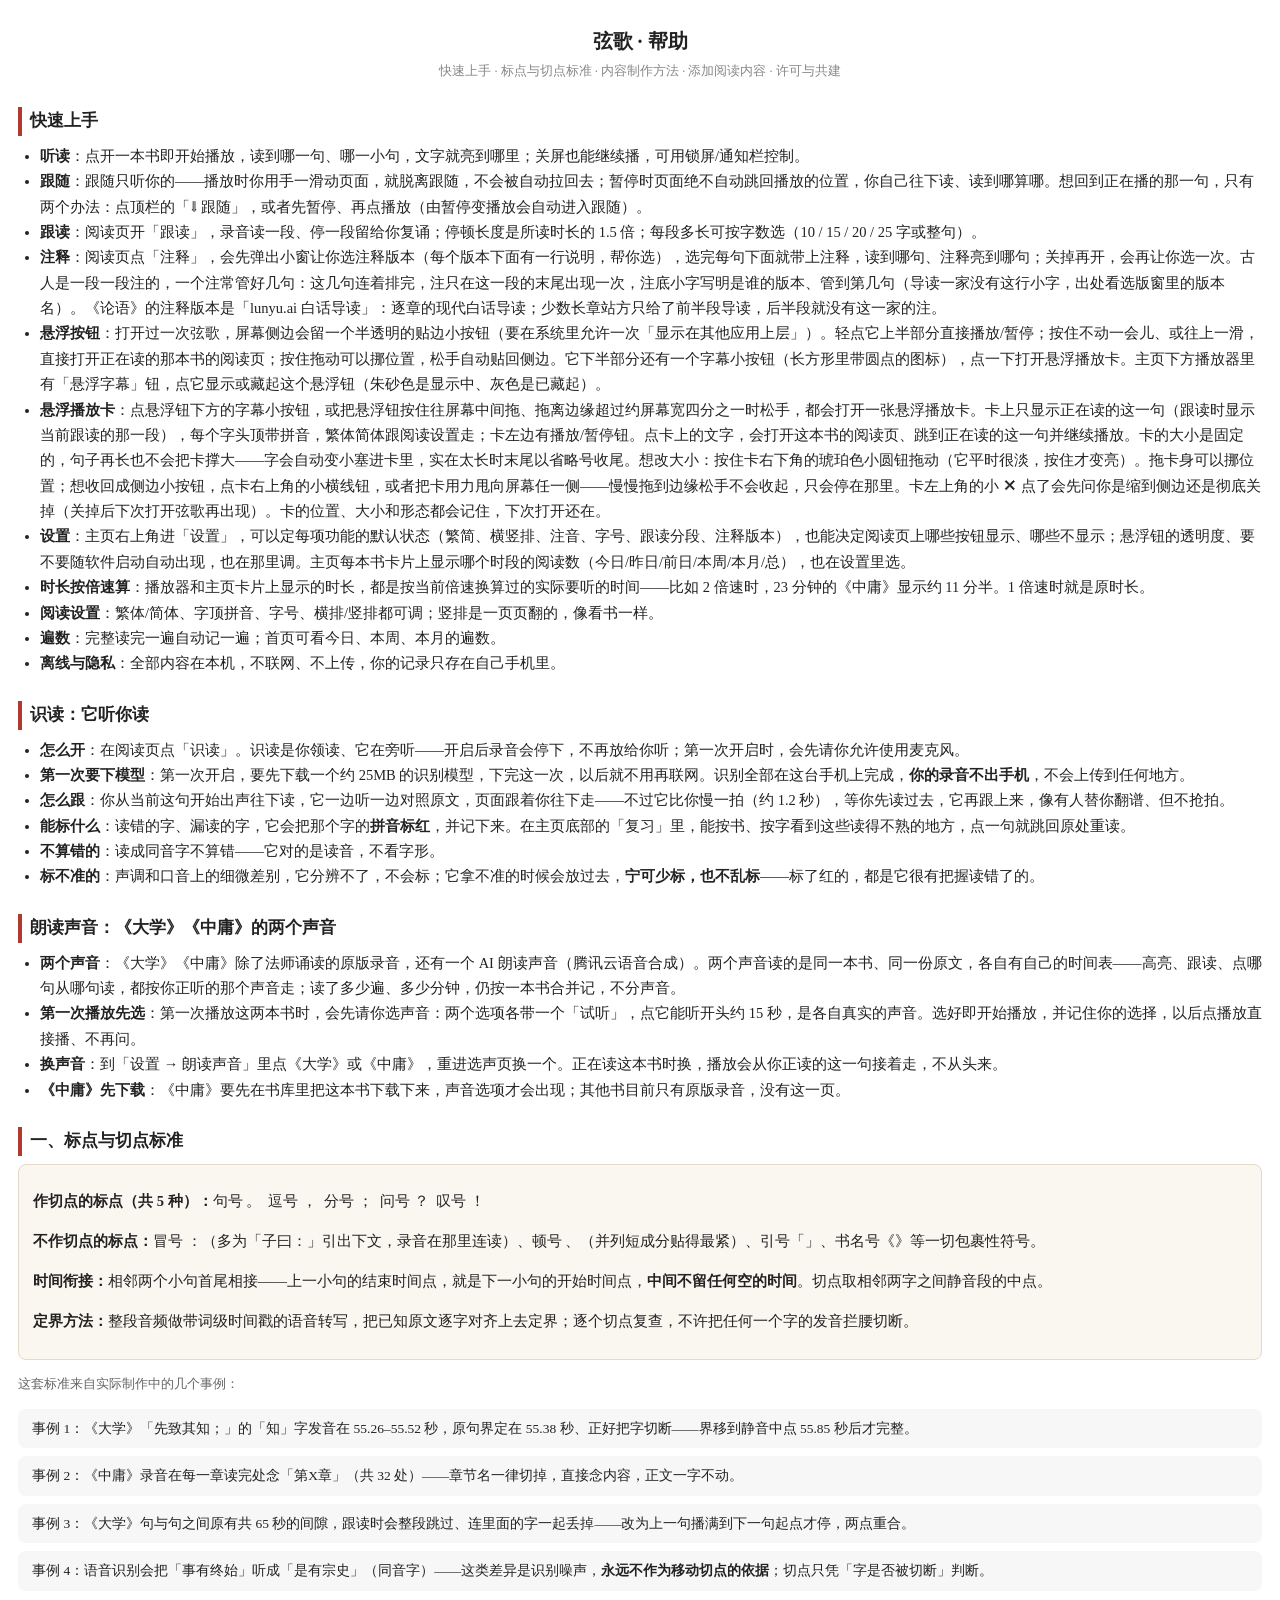
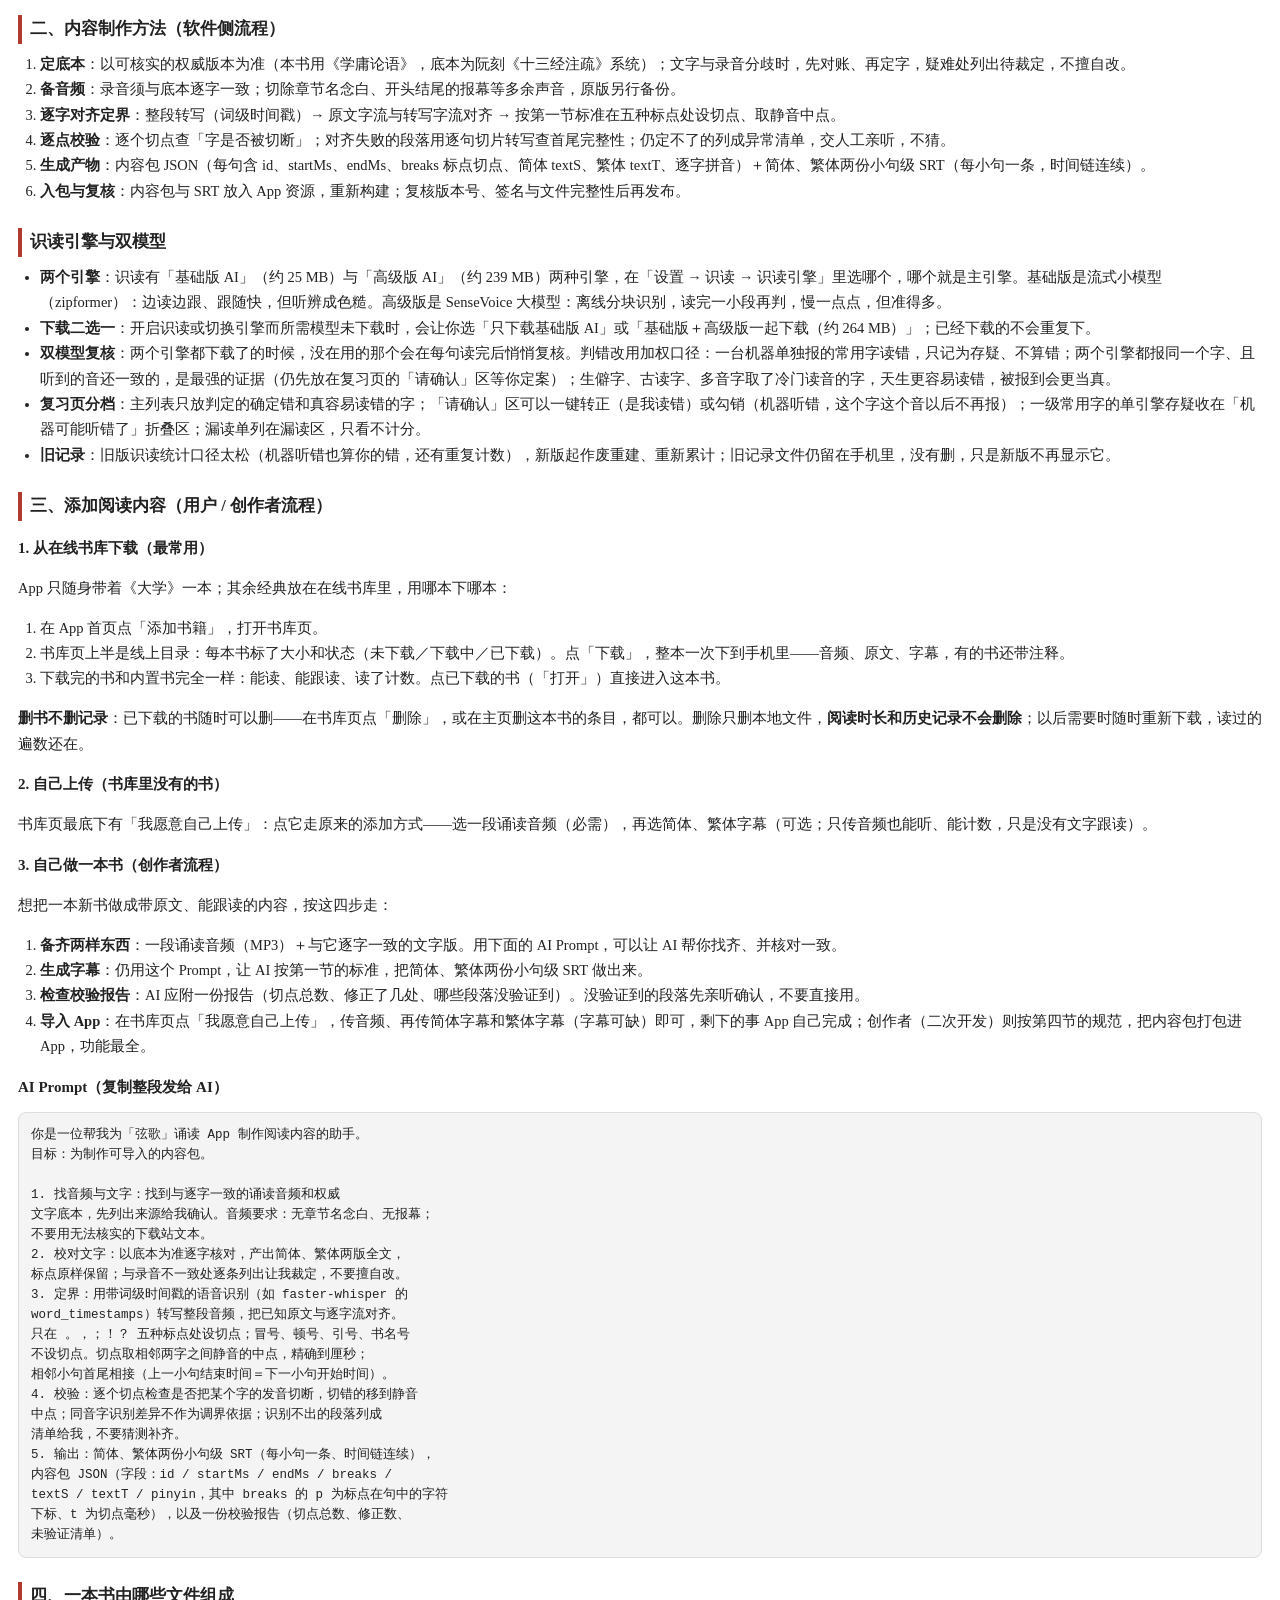
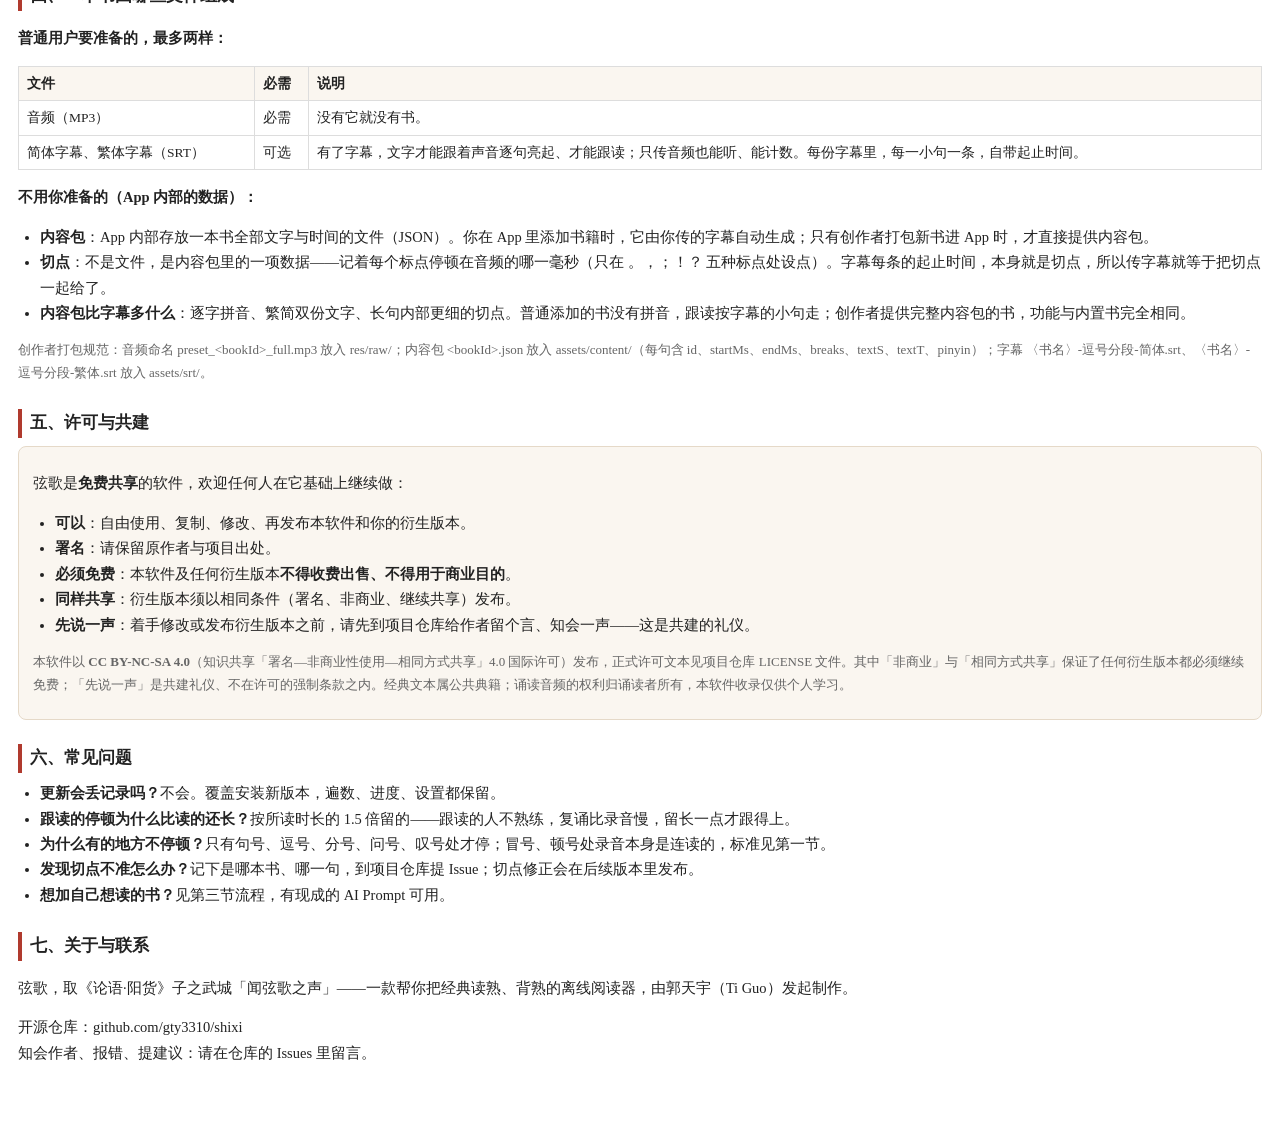
<file: app/src/main/assets/help.html>
<!DOCTYPE html>
<html lang="zh-CN">
<head>
<meta charset="utf-8">
<meta name="viewport" content="width=device-width, initial-scale=1">
<title>弦歌 · 帮助</title>
<style>
body{font-family:"Noto Serif CJK SC",serif;margin:0;padding:20px 18px 40px;color:#222;line-height:1.75;font-size:15px;background:#fff}
h1{font-size:20px;text-align:center;margin:4px 0 2px}
.sub{text-align:center;color:#888;font-size:12.5px;margin-bottom:14px}
h2{font-size:16.5px;border-left:4px solid #b03a2e;padding-left:8px;margin:24px 0 8px}
h3{font-size:15px;margin:14px 0 4px}
p,li{font-size:14.5px}
ul,ol{padding-left:22px;margin:4px 0}
.rule{background:#faf6f0;border:1px solid #e5d9c8;border-radius:8px;padding:10px 14px;margin:8px 0}
.case{background:#f7f7f7;border-radius:8px;padding:8px 14px;margin:8px 0;font-size:13.5px}
pre{background:#f4f4f4;border:1px solid #ddd;border-radius:8px;padding:12px;font-size:12.5px;line-height:1.6;white-space:pre-wrap;word-break:break-all;font-family:monospace}
.small{color:#666;font-size:13px}
table{border-collapse:collapse;width:100%;font-size:13.5px;margin:6px 0}
td,th{border:1px solid #ddd;padding:5px 8px;text-align:left}
th{background:#faf6f0}
</style>
</head>
<body>
<h1>弦歌 · 帮助</h1>
<div class="sub">快速上手 · 标点与切点标准 · 内容制作方法 · 添加阅读内容 · 许可与共建</div>

<h2>快速上手</h2>
<ul>
<li><b>听读</b>：点开一本书即开始播放，读到哪一句、哪一小句，文字就亮到哪里；关屏也能继续播，可用锁屏/通知栏控制。</li>
<li><b>跟随</b>：跟随只听你的——播放时你用手一滑动页面，就脱离跟随，不会被自动拉回去；暂停时页面绝不自动跳回播放的位置，你自己往下读、读到哪算哪。想回到正在播的那一句，只有两个办法：点顶栏的「⇓ 跟随」，或者先暂停、再点播放（由暂停变播放会自动进入跟随）。</li>
<li><b>跟读</b>：阅读页开「跟读」，录音读一段、停一段留给你复诵；停顿长度是所读时长的 1.5 倍；每段多长可按字数选（10 / 15 / 20 / 25 字或整句）。</li>
<li><b>注释</b>：阅读页点「注释」，会先弹出小窗让你选注释版本（每个版本下面有一行说明，帮你选），选完每句下面就带上注释，读到哪句、注释亮到哪句；关掉再开，会再让你选一次。古人是一段一段注的，一个注常管好几句：这几句连着排完，注只在这一段的末尾出现一次，注底小字写明是谁的版本、管到第几句（导读一家没有这行小字，出处看选版窗里的版本名）。《论语》的注释版本是「lunyu.ai 白话导读」：逐章的现代白话导读；少数长章站方只给了前半段导读，后半段就没有这一家的注。</li>
<li><b>悬浮按钮</b>：打开过一次弦歌，屏幕侧边会留一个半透明的贴边小按钮（要在系统里允许一次「显示在其他应用上层」）。轻点它上半部分直接播放/暂停；按住不动一会儿、或往上一滑，直接打开正在读的那本书的阅读页；按住拖动可以挪位置，松手自动贴回侧边。它下半部分还有一个字幕小按钮（长方形里带圆点的图标），点一下打开悬浮播放卡。主页下方播放器里有「悬浮字幕」钮，点它显示或藏起这个悬浮钮（朱砂色是显示中、灰色是已藏起）。</li>
<li><b>悬浮播放卡</b>：点悬浮钮下方的字幕小按钮，或把悬浮钮按住往屏幕中间拖、拖离边缘超过约屏幕宽四分之一时松手，都会打开一张悬浮播放卡。卡上只显示正在读的这一句（跟读时显示当前跟读的那一段），每个字头顶带拼音，繁体简体跟阅读设置走；卡左边有播放/暂停钮。点卡上的文字，会打开这本书的阅读页、跳到正在读的这一句并继续播放。卡的大小是固定的，句子再长也不会把卡撑大——字会自动变小塞进卡里，实在太长时末尾以省略号收尾。想改大小：按住卡右下角的琥珀色小圆钮拖动（它平时很淡，按住才变亮）。拖卡身可以挪位置；想收回成侧边小按钮，点卡右上角的小横线钮，或者把卡用力甩向屏幕任一侧——慢慢拖到边缘松手不会收起，只会停在那里。卡左上角的小 ✕ 点了会先问你是缩到侧边还是彻底关掉（关掉后下次打开弦歌再出现）。卡的位置、大小和形态都会记住，下次打开还在。</li>
<li><b>设置</b>：主页右上角进「设置」，可以定每项功能的默认状态（繁简、横竖排、注音、字号、跟读分段、注释版本），也能决定阅读页上哪些按钮显示、哪些不显示；悬浮钮的透明度、要不要随软件启动自动出现，也在那里调。主页每本书卡片上显示哪个时段的阅读数（今日/昨日/前日/本周/本月/总），也在设置里选。</li>
<li><b>时长按倍速算</b>：播放器和主页卡片上显示的时长，都是按当前倍速换算过的实际要听的时间——比如 2 倍速时，23 分钟的《中庸》显示约 11 分半。1 倍速时就是原时长。</li>
<li><b>阅读设置</b>：繁体/简体、字顶拼音、字号、横排/竖排都可调；竖排是一页页翻的，像看书一样。</li>
<li><b>遍数</b>：完整读完一遍自动记一遍；首页可看今日、本周、本月的遍数。</li>
<li><b>离线与隐私</b>：全部内容在本机，不联网、不上传，你的记录只存在自己手机里。</li>
</ul>

<h2>识读：它听你读</h2>
<ul>
<li><b>怎么开</b>：在阅读页点「识读」。识读是你领读、它在旁听——开启后录音会停下，不再放给你听；第一次开启时，会先请你允许使用麦克风。</li>
<li><b>第一次要下模型</b>：第一次开启，要先下载一个约 25MB 的识别模型，下完这一次，以后就不用再联网。识别全部在这台手机上完成，<b>你的录音不出手机</b>，不会上传到任何地方。</li>
<li><b>怎么跟</b>：你从当前这句开始出声往下读，它一边听一边对照原文，页面跟着你往下走——不过它比你慢一拍（约 1.2 秒），等你先读过去，它再跟上来，像有人替你翻谱、但不抢拍。</li>
<li><b>能标什么</b>：读错的字、漏读的字，它会把那个字的<b>拼音标红</b>，并记下来。在主页底部的「复习」里，能按书、按字看到这些读得不熟的地方，点一句就跳回原处重读。</li>
<li><b>不算错的</b>：读成同音字不算错——它对的是读音，不看字形。</li>
<li><b>标不准的</b>：声调和口音上的细微差别，它分辨不了，不会标；它拿不准的时候会放过去，<b>宁可少标，也不乱标</b>——标了红的，都是它很有把握读错了的。</li>
</ul>

<h2>朗读声音：《大学》《中庸》的两个声音</h2>
<ul>
<li><b>两个声音</b>：《大学》《中庸》除了法师诵读的原版录音，还有一个 AI 朗读声音（腾讯云语音合成）。两个声音读的是同一本书、同一份原文，各自有自己的时间表——高亮、跟读、点哪句从哪句读，都按你正听的那个声音走；读了多少遍、多少分钟，仍按一本书合并记，不分声音。</li>
<li><b>第一次播放先选</b>：第一次播放这两本书时，会先请你选声音：两个选项各带一个「试听」，点它能听开头约 15 秒，是各自真实的声音。选好即开始播放，并记住你的选择，以后点播放直接播、不再问。</li>
<li><b>换声音</b>：到「设置 → 朗读声音」里点《大学》或《中庸》，重进选声页换一个。正在读这本书时换，播放会从你正读的这一句接着走，不从头来。</li>
<li><b>《中庸》先下载</b>：《中庸》要先在书库里把这本书下载下来，声音选项才会出现；其他书目前只有原版录音，没有这一页。</li>
</ul>

<h2>一、标点与切点标准</h2>
<div class="rule">
<p><b>作切点的标点（共 5 种）：</b>句号 。 &nbsp;逗号 ， &nbsp;分号 ； &nbsp;问号 ？ &nbsp;叹号 ！</p>
<p><b>不作切点的标点：</b>冒号 ：（多为「子曰：」引出下文，录音在那里连读）、顿号 、（并列短成分贴得最紧）、引号「」、书名号《》等一切包裹性符号。</p>
<p><b>时间衔接：</b>相邻两个小句首尾相接——上一小句的结束时间点，就是下一小句的开始时间点，<b>中间不留任何空的时间</b>。切点取相邻两字之间静音段的中点。</p>
<p><b>定界方法：</b>整段音频做带词级时间戳的语音转写，把已知原文逐字对齐上去定界；逐个切点复查，不许把任何一个字的发音拦腰切断。</p>
</div>
<p class="small">这套标准来自实际制作中的几个事例：</p>
<div class="case">事例 1：《大学》「先致其知；」的「知」字发音在 55.26–55.52 秒，原句界定在 55.38 秒、正好把字切断——界移到静音中点 55.85 秒后才完整。</div>
<div class="case">事例 2：《中庸》录音在每一章读完处念「第X章」（共 32 处）——章节名一律切掉，直接念内容，正文一字不动。</div>
<div class="case">事例 3：《大学》句与句之间原有共 65 秒的间隙，跟读时会整段跳过、连里面的字一起丢掉——改为上一句播满到下一句起点才停，两点重合。</div>
<div class="case">事例 4：语音识别会把「事有终始」听成「是有宗史」（同音字）——这类差异是识别噪声，<b>永远不作为移动切点的依据</b>；切点只凭「字是否被切断」判断。</div>

<h2>二、内容制作方法（软件侧流程）</h2>
<ol>
<li><b>定底本</b>：以可核实的权威版本为准（本书用《学庸论语》，底本为阮刻《十三经注疏》系统）；文字与录音分歧时，先对账、再定字，疑难处列出待裁定，不擅自改。</li>
<li><b>备音频</b>：录音须与底本逐字一致；切除章节名念白、开头结尾的报幕等多余声音，原版另行备份。</li>
<li><b>逐字对齐定界</b>：整段转写（词级时间戳）→ 原文字流与转写字流对齐 → 按第一节标准在五种标点处设切点、取静音中点。</li>
<li><b>逐点校验</b>：逐个切点查「字是否被切断」；对齐失败的段落用逐句切片转写查首尾完整性；仍定不了的列成异常清单，交人工亲听，不猜。</li>
<li><b>生成产物</b>：内容包 JSON（每句含 id、startMs、endMs、breaks 标点切点、简体 textS、繁体 textT、逐字拼音）＋简体、繁体两份小句级 SRT（每小句一条，时间链连续）。</li>
<li><b>入包与复核</b>：内容包与 SRT 放入 App 资源，重新构建；复核版本号、签名与文件完整性后再发布。</li>
</ol>

<h2>识读引擎与双模型</h2>
<ul>
<li><b>两个引擎</b>：识读有「基础版 AI」（约 25 MB）与「高级版 AI」（约 239 MB）两种引擎，在「设置 → 识读 → 识读引擎」里选哪个，哪个就是主引擎。基础版是流式小模型（zipformer）：边读边跟、跟随快，但听辨成色糙。高级版是 SenseVoice 大模型：离线分块识别，读完一小段再判，慢一点点，但准得多。</li>
<li><b>下载二选一</b>：开启识读或切换引擎而所需模型未下载时，会让你选「只下载基础版 AI」或「基础版＋高级版一起下载（约 264 MB）」；已经下载的不会重复下。</li>
<li><b>双模型复核</b>：两个引擎都下载了的时候，没在用的那个会在每句读完后悄悄复核。判错改用加权口径：一台机器单独报的常用字读错，只记为存疑、不算错；两个引擎都报同一个字、且听到的音还一致的，是最强的证据（仍先放在复习页的「请确认」区等你定案）；生僻字、古读字、多音字取了冷门读音的字，天生更容易读错，被报到会更当真。</li>
<li><b>复习页分档</b>：主列表只放判定的确定错和真容易读错的字；「请确认」区可以一键转正（是我读错）或勾销（机器听错，这个字这个音以后不再报）；一级常用字的单引擎存疑收在「机器可能听错了」折叠区；漏读单列在漏读区，只看不计分。</li>
<li><b>旧记录</b>：旧版识读统计口径太松（机器听错也算你的错，还有重复计数），新版起作废重建、重新累计；旧记录文件仍留在手机里，没有删，只是新版不再显示它。</li>
</ul>

<h2 id="add">三、添加阅读内容（用户 / 创作者流程）</h2>
<h3>1. 从在线书库下载（最常用）</h3>
<p>App 只随身带着《大学》一本；其余经典放在在线书库里，用哪本下哪本：</p>
<ol>
<li>在 App 首页点「添加书籍」，打开书库页。</li>
<li>书库页上半是线上目录：每本书标了大小和状态（未下载／下载中／已下载）。点「下载」，整本一次下到手机里——音频、原文、字幕，有的书还带注释。</li>
<li>下载完的书和内置书完全一样：能读、能跟读、读了计数。点已下载的书（「打开」）直接进入这本书。</li>
</ol>
<p><b>删书不删记录</b>：已下载的书随时可以删——在书库页点「删除」，或在主页删这本书的条目，都可以。删除只删本地文件，<b>阅读时长和历史记录不会删除</b>；以后需要时随时重新下载，读过的遍数还在。</p>
<h3>2. 自己上传（书库里没有的书）</h3>
<p>书库页最底下有「我愿意自己上传」：点它走原来的添加方式——选一段诵读音频（必需），再选简体、繁体字幕（可选；只传音频也能听、能计数，只是没有文字跟读）。</p>
<h3>3. 自己做一本书（创作者流程）</h3>
<p>想把一本新书做成带原文、能跟读的内容，按这四步走：</p>
<ol>
<li><b>备齐两样东西</b>：一段诵读音频（MP3）＋与它逐字一致的文字版。用下面的 AI Prompt，可以让 AI 帮你找齐、并核对一致。</li>
<li><b>生成字幕</b>：仍用这个 Prompt，让 AI 按第一节的标准，把简体、繁体两份小句级 SRT 做出来。</li>
<li><b>检查校验报告</b>：AI 应附一份报告（切点总数、修正了几处、哪些段落没验证到）。没验证到的段落先亲听确认，不要直接用。</li>
<li><b>导入 App</b>：在书库页点「我愿意自己上传」，传音频、再传简体字幕和繁体字幕（字幕可缺）即可，剩下的事 App 自己完成；创作者（二次开发）则按第四节的规范，把内容包打包进 App，功能最全。</li>
</ol>
<h3>AI Prompt（复制整段发给 AI）</h3>
<pre>你是一位帮我为「弦歌」诵读 App 制作阅读内容的助手。
目标：为制作可导入的内容包。

1. 找音频与文字：找到与逐字一致的诵读音频和权威
文字底本，先列出来源给我确认。音频要求：无章节名念白、无报幕；
不要用无法核实的下载站文本。
2. 校对文字：以底本为准逐字核对，产出简体、繁体两版全文，
标点原样保留；与录音不一致处逐条列出让我裁定，不要擅自改。
3. 定界：用带词级时间戳的语音识别（如 faster-whisper 的
word_timestamps）转写整段音频，把已知原文与逐字流对齐。
只在 。，；！？ 五种标点处设切点；冒号、顿号、引号、书名号
不设切点。切点取相邻两字之间静音的中点，精确到厘秒；
相邻小句首尾相接（上一小句结束时间＝下一小句开始时间）。
4. 校验：逐个切点检查是否把某个字的发音切断，切错的移到静音
中点；同音字识别差异不作为调界依据；识别不出的段落列成
清单给我，不要猜测补齐。
5. 输出：简体、繁体两份小句级 SRT（每小句一条、时间链连续），
内容包 JSON（字段：id / startMs / endMs / breaks /
textS / textT / pinyin，其中 breaks 的 p 为标点在句中的字符
下标、t 为切点毫秒），以及一份校验报告（切点总数、修正数、
未验证清单）。</pre>

<h2>四、一本书由哪些文件组成</h2>
<p><b>普通用户要准备的，最多两样：</b></p>
<table>
<tr><th>文件</th><th>必需</th><th>说明</th></tr>
<tr><td>音频（MP3）</td><td>必需</td><td>没有它就没有书。</td></tr>
<tr><td>简体字幕、繁体字幕（SRT）</td><td>可选</td><td>有了字幕，文字才能跟着声音逐句亮起、才能跟读；只传音频也能听、能计数。每份字幕里，每一小句一条，自带起止时间。</td></tr>
</table>
<p><b>不用你准备的（App 内部的数据）：</b></p>
<ul>
<li><b>内容包</b>：App 内部存放一本书全部文字与时间的文件（JSON）。你在 App 里添加书籍时，它由你传的字幕自动生成；只有创作者打包新书进 App 时，才直接提供内容包。</li>
<li><b>切点</b>：不是文件，是内容包里的一项数据——记着每个标点停顿在音频的哪一毫秒（只在 。，；！？ 五种标点处设点）。字幕每条的起止时间，本身就是切点，所以传字幕就等于把切点一起给了。</li>
<li><b>内容包比字幕多什么</b>：逐字拼音、繁简双份文字、长句内部更细的切点。普通添加的书没有拼音，跟读按字幕的小句走；创作者提供完整内容包的书，功能与内置书完全相同。</li>
</ul>
<p class="small">创作者打包规范：音频命名 preset_&lt;bookId&gt;_full.mp3 放入 res/raw/；内容包 &lt;bookId&gt;.json 放入 assets/content/（每句含 id、startMs、endMs、breaks、textS、textT、pinyin）；字幕 〈书名〉-逗号分段-简体.srt、〈书名〉-逗号分段-繁体.srt 放入 assets/srt/。</p>

<h2>五、许可与共建</h2>
<div class="rule">
<p>弦歌是<b>免费共享</b>的软件，欢迎任何人在它基础上继续做：</p>
<ul>
<li><b>可以</b>：自由使用、复制、修改、再发布本软件和你的衍生版本。</li>
<li><b>署名</b>：请保留原作者与项目出处。</li>
<li><b>必须免费</b>：本软件及任何衍生版本<b>不得收费出售、不得用于商业目的</b>。</li>
<li><b>同样共享</b>：衍生版本须以相同条件（署名、非商业、继续共享）发布。</li>
<li><b>先说一声</b>：着手修改或发布衍生版本之前，请先到项目仓库给作者留个言、知会一声——这是共建的礼仪。</li>
</ul>
<p class="small">本软件以 <b>CC BY-NC-SA 4.0</b>（知识共享「署名—非商业性使用—相同方式共享」4.0 国际许可）发布，正式许可文本见项目仓库 LICENSE 文件。其中「非商业」与「相同方式共享」保证了任何衍生版本都必须继续免费；「先说一声」是共建礼仪、不在许可的强制条款之内。经典文本属公共典籍；诵读音频的权利归诵读者所有，本软件收录仅供个人学习。</p>
</div>

<h2>六、常见问题</h2>
<ul>
<li><b>更新会丢记录吗？</b>不会。覆盖安装新版本，遍数、进度、设置都保留。</li>
<li><b>跟读的停顿为什么比读的还长？</b>按所读时长的 1.5 倍留的——跟读的人不熟练，复诵比录音慢，留长一点才跟得上。</li>
<li><b>为什么有的地方不停顿？</b>只有句号、逗号、分号、问号、叹号处才停；冒号、顿号处录音本身是连读的，标准见第一节。</li>
<li><b>发现切点不准怎么办？</b>记下是哪本书、哪一句，到项目仓库提 Issue；切点修正会在后续版本里发布。</li>
<li><b>想加自己想读的书？</b>见第三节流程，有现成的 AI Prompt 可用。</li>
</ul>

<h2>七、关于与联系</h2>
<p>弦歌，取《论语·阳货》子之武城「闻弦歌之声」——一款帮你把经典读熟、背熟的离线阅读器，由郭天宇（Ti Guo）发起制作。</p>
<p>开源仓库：github.com/gty3310/shixi<br>知会作者、报错、提建议：请在仓库的 Issues 里留言。</p>
</body>
</html>
</file>
